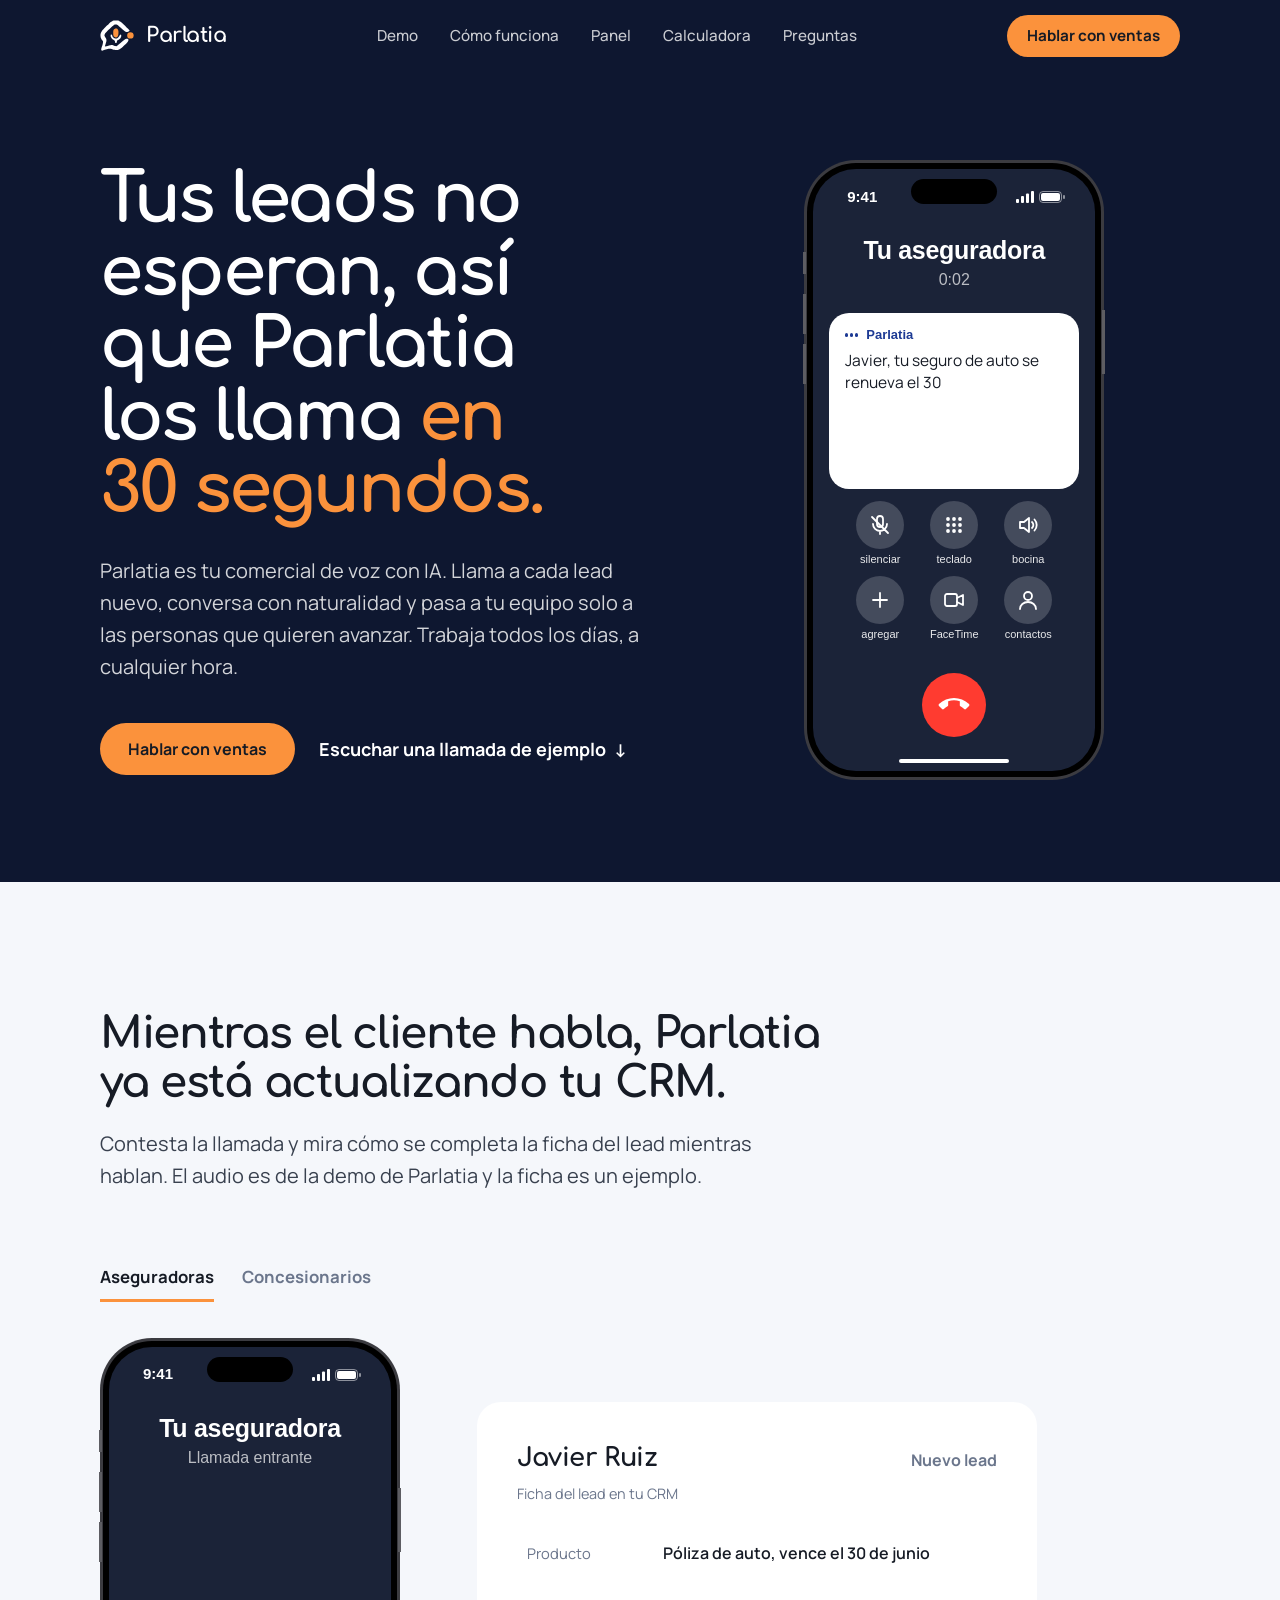
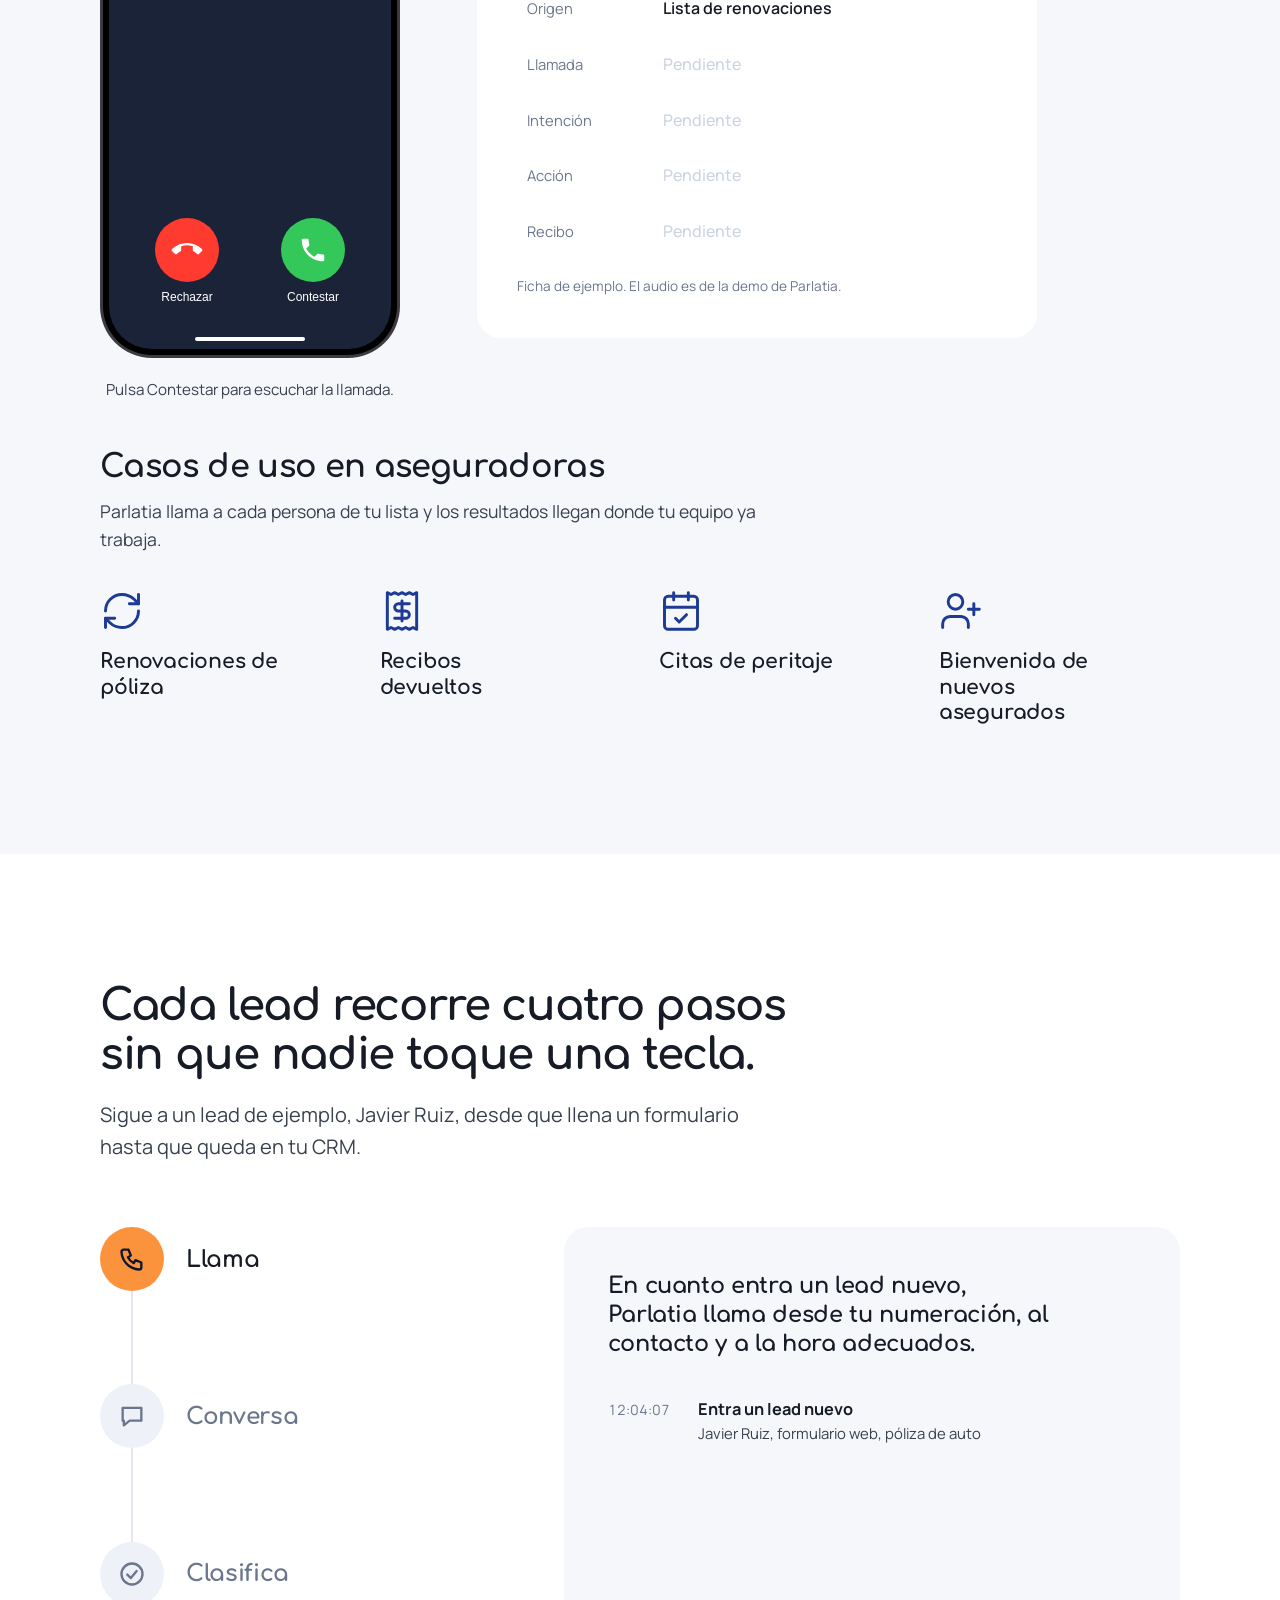
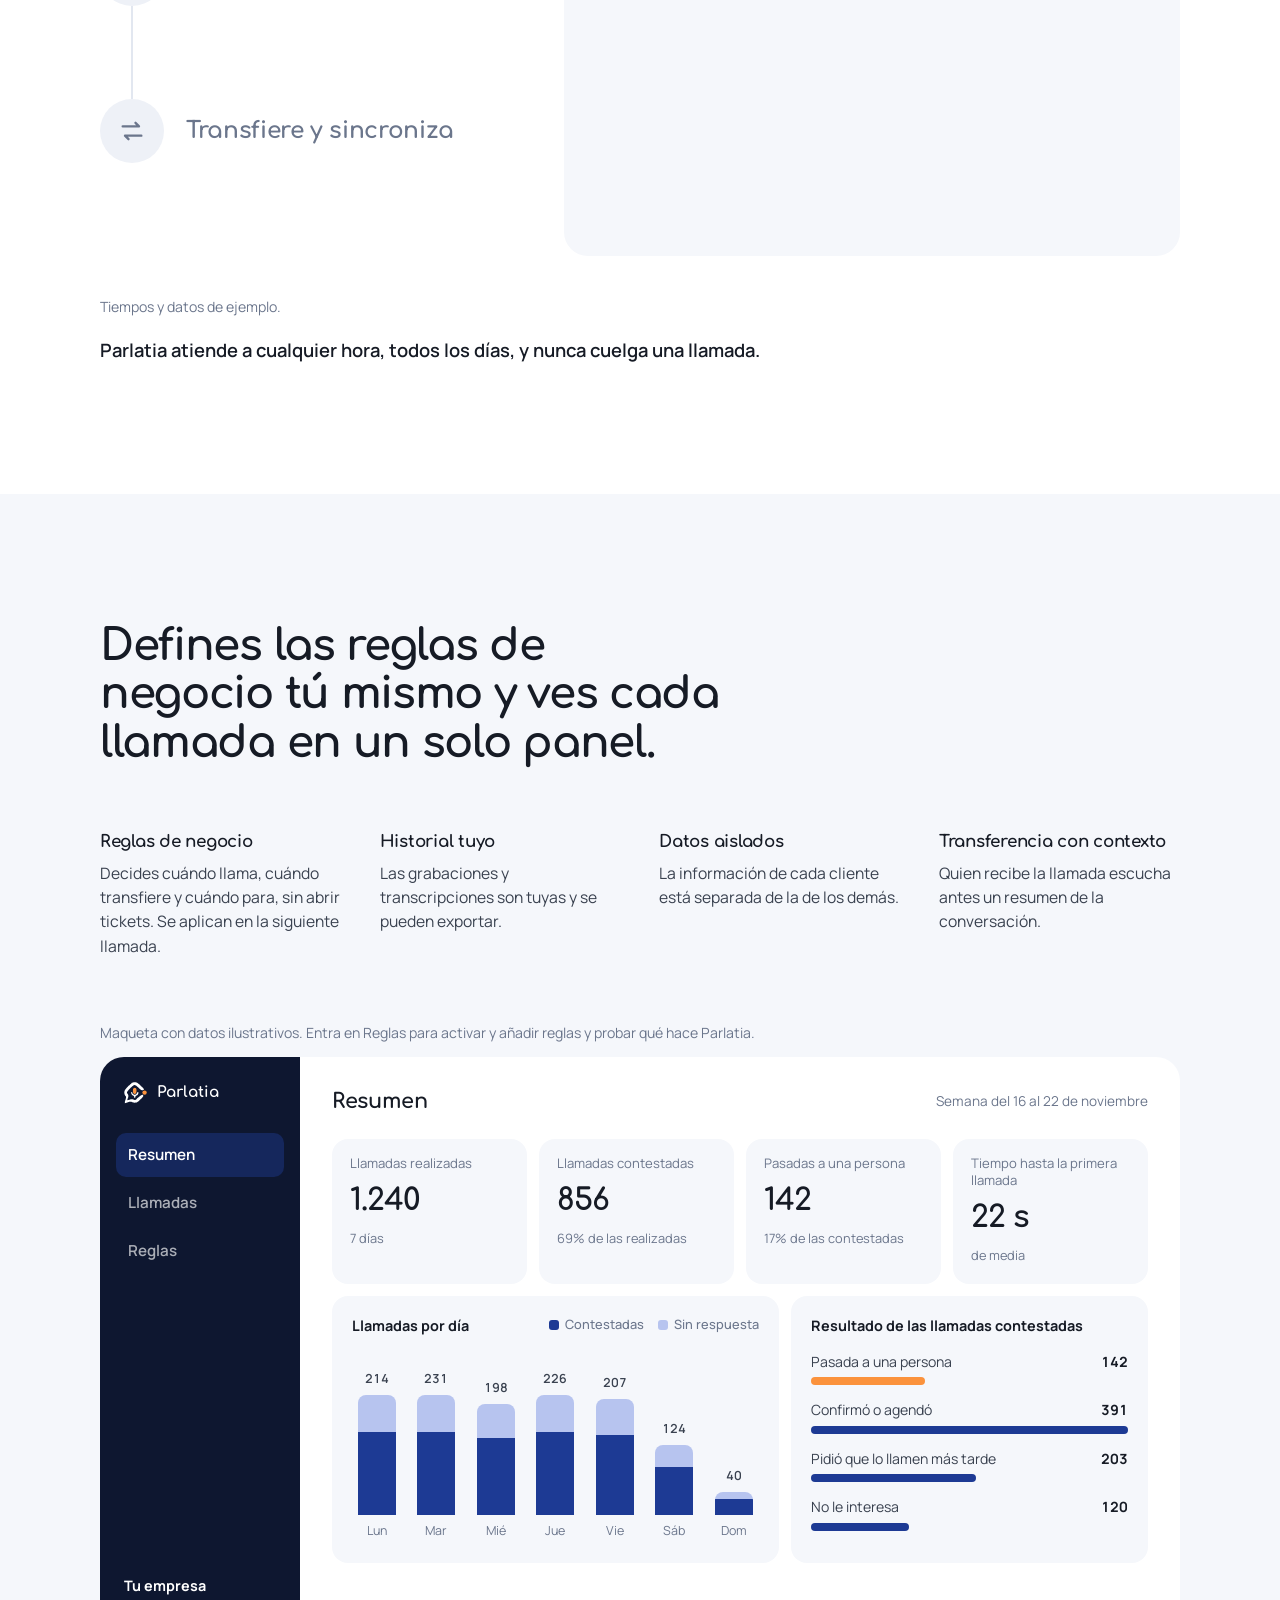
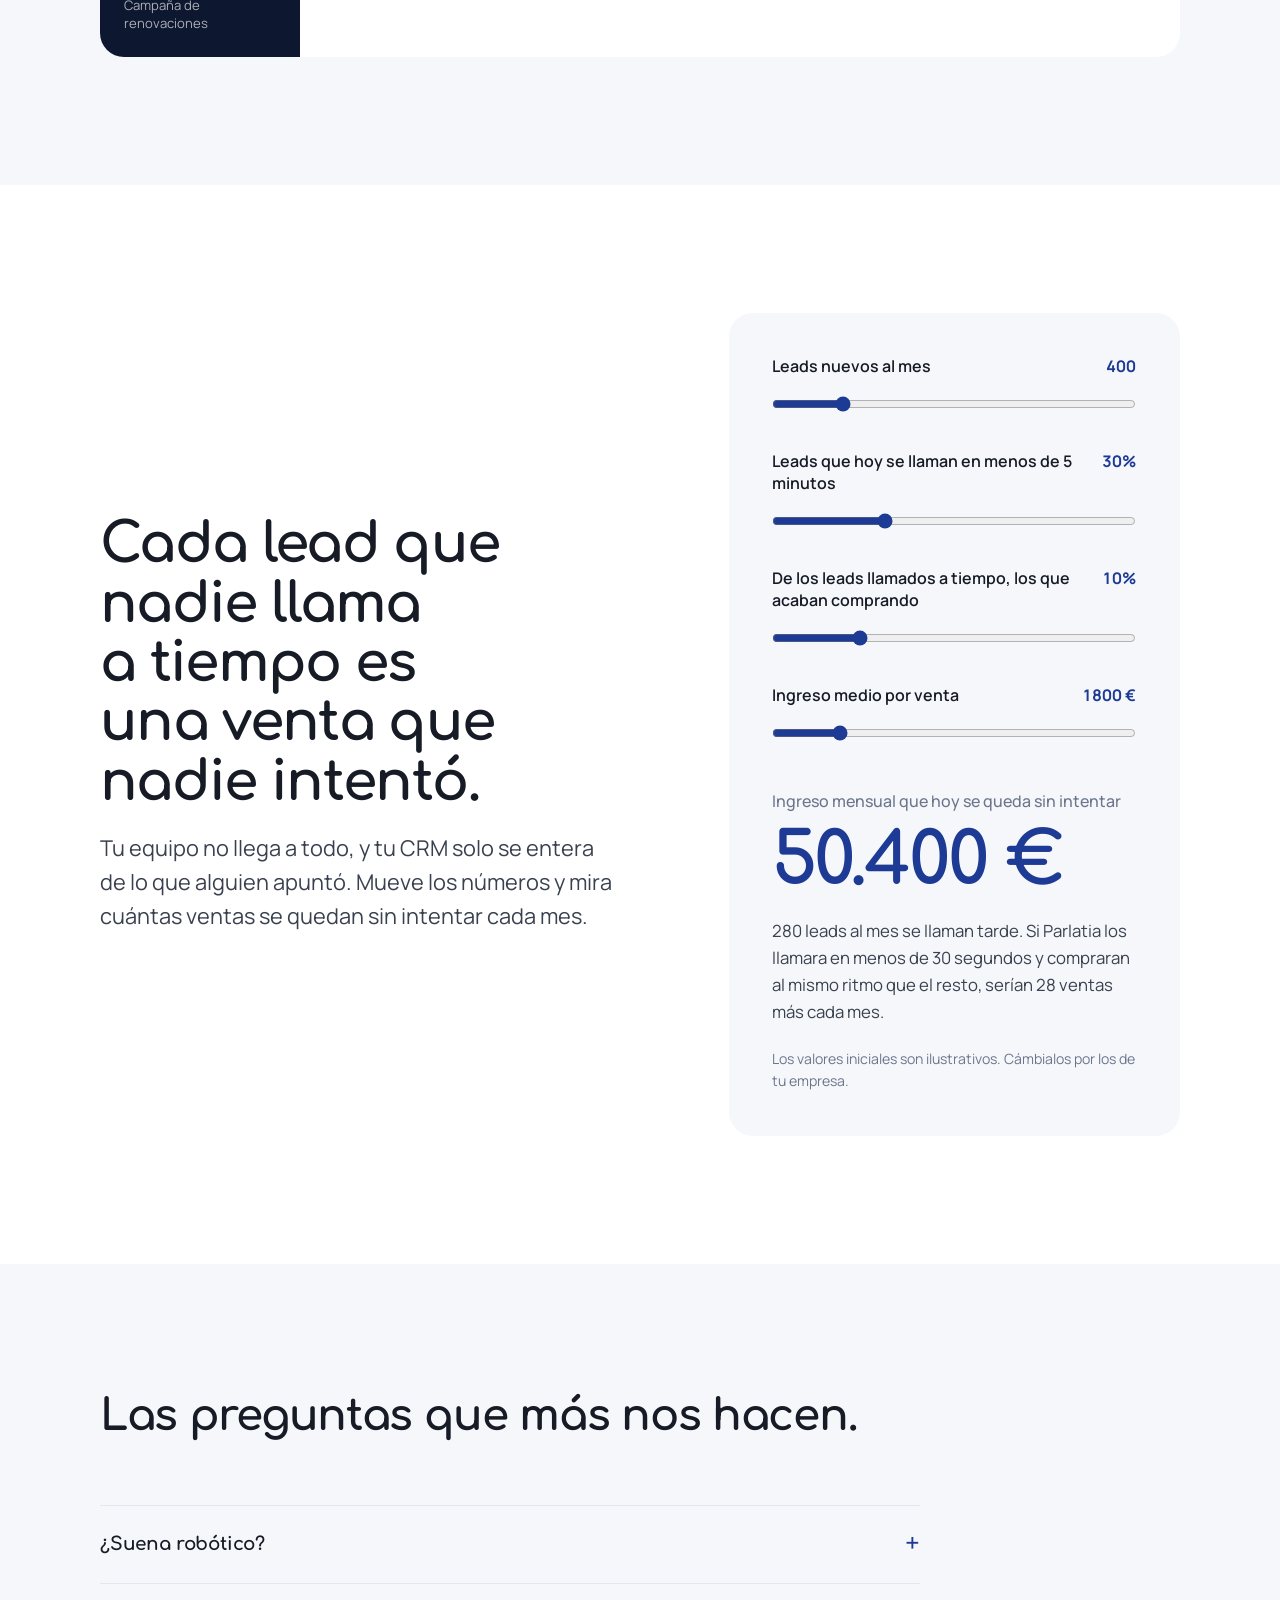
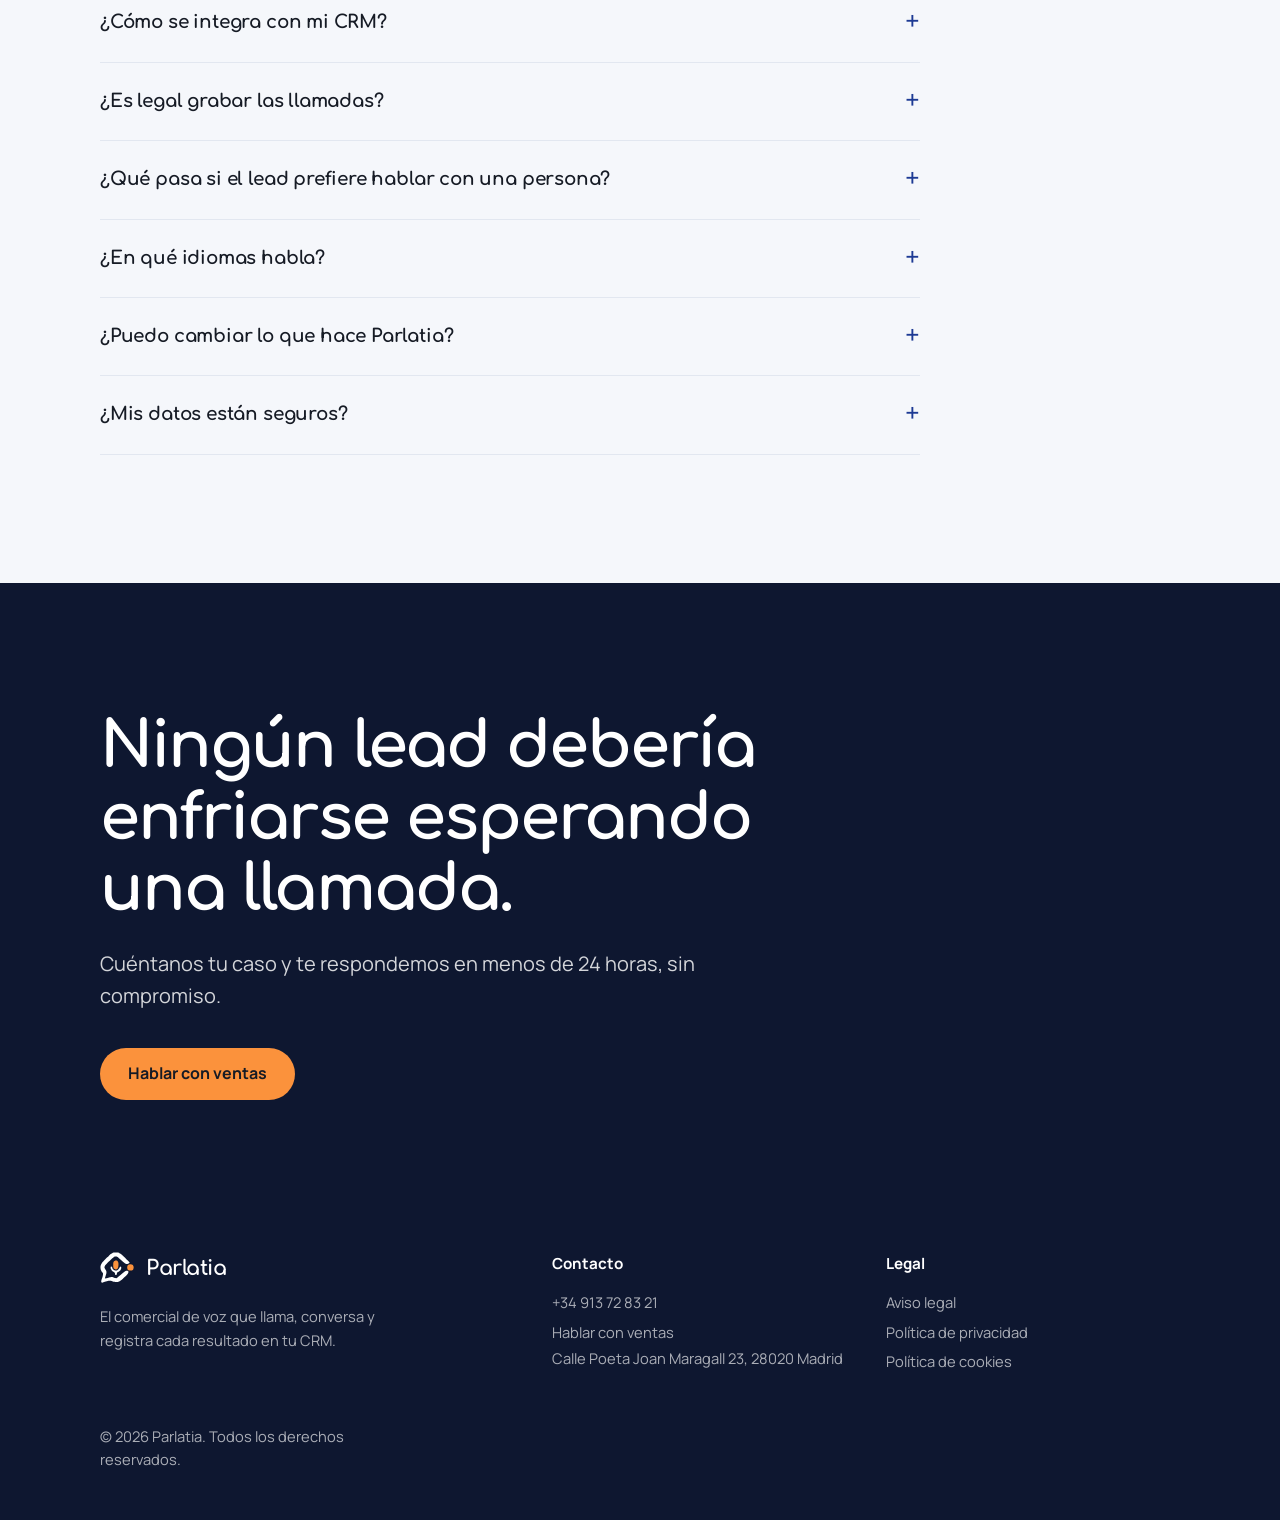
<file: src/index.html>
<!DOCTYPE html>
<html lang="es">
<head>
<meta charset="UTF-8">
<meta name="robots" content="noindex, nofollow">
<meta name="viewport" content="width=device-width, initial-scale=1">
<title>Parlatia, propuesta de rediseño</title>
<meta name="description" content="Propuesta de rediseño del sitio de Parlatia con la misma marca: colores, tipografías y logo.">
<meta name="theme-color" content="#0e1730">
<link rel="stylesheet" href="styles.css">
</head>
<body>

<header class="nav">
  <div class="wrap">
    <a class="brand" href="#top" aria-label="Parlatia, inicio"><img src="assets/logo.svg" alt=""><span>Parlatia</span></a>
    <nav aria-label="Principal">
      <a href="#demo">Demo</a>
      <a href="#como">Cómo funciona</a>
      <a href="#panel">Panel</a>
      <a href="#calculadora">Calculadora</a>
      <a href="#preguntas">Preguntas</a>
    </nav>
    <button class="btn btn--sm" data-open>Hablar con ventas</button>
  </div>
</header>

<main id="top">

<!-- Hero -->
<section class="hero dark">
  <div class="wrap">
    <div>
      <h1>Tus leads no esperan, así que Parlatia los llama <em>en 30 segundos.</em></h1>
      <p class="lead">Parlatia es tu comercial de voz con IA. Llama a cada lead nuevo, conversa con naturalidad y pasa a tu equipo solo a las personas que quieren avanzar. Trabaja todos los días, a cualquier hora.</p>
      <div class="cta">
        <button class="btn" data-open>Hablar con ventas</button>
        <a class="link" href="#demo">Escuchar una llamada de ejemplo <span aria-hidden="true">&darr;</span></a>
      </div>
    </div>
    <div class="phone-col" id="heroPhone"></div>
  </div>
</section>

<!-- Demo -->
<section class="sec soft" id="demo">
  <div class="wrap">
    <div class="head">
      <h2>Mientras el cliente habla, Parlatia ya está actualizando tu CRM.</h2>
      <p class="lead">Contesta la llamada y mira cómo se completa la ficha del lead mientras hablan. El audio es de la demo de Parlatia y la ficha es un ejemplo.</p>
    </div>
    <div class="tabs" role="group" aria-label="Sector">
      <button class="tab" data-sector="seguros" aria-pressed="true">Aseguradoras</button>
      <button class="tab" data-sector="autos" aria-pressed="false">Concesionarios</button>
    </div>
    <div class="demo">
      <div class="phone-col">
        <div id="demoPhone"></div>
        <p class="hint" id="hint"></p>
        <button class="again" id="again" hidden>Volver a escuchar</button>
      </div>
      <div class="crm" aria-live="polite">
        <div class="crm__h"><h3 id="crmName"></h3><span class="crm__s" id="crmStatus"></span></div>
        <p class="crm__sub">Ficha del lead en tu CRM</p>
        <div id="crmRows"></div>
        <p class="crm__f" id="crmFoot"></p>
      </div>
    </div>

    <div class="uc" id="uc">
      <h3 id="ucT"></h3>
      <p class="uc__i" id="ucI"></p>
      <ul id="ucL"></ul>
    </div>
  </div>
</section>

<!-- How it works -->
<section class="sec" id="como">
  <div class="wrap">
    <div class="head">
      <h2>Cada lead recorre cuatro pasos sin que nadie toque una tecla.</h2>
      <p class="lead">Sigue a un lead de ejemplo, Javier Ruiz, desde que llena un formulario hasta que queda en tu CRM.</p>
    </div>
    <div class="fl" id="flow">
      <div class="fl-rail">
        <button class="fl-s act" type="button" aria-label="Paso 1: Llama"><span class="fl-n"><svg viewBox="0 0 24 24"><path d="M5 4h4l2 5-2.500 1.500a11 11 0 0 0 5 5L15 13l5 2v4a2 2 0 0 1-2 2A16 16 0 0 1 3 6a2 2 0 0 1 2-2z"/></svg></span><span class="fl-t">Llama</span></button>
        <button class="fl-s" type="button" aria-label="Paso 2: Conversa"><span class="fl-n"><svg viewBox="0 0 24 24"><path d="M4 5h16v11H10l-5 4v-4H4z"/></svg></span><span class="fl-t">Conversa</span></button>
        <button class="fl-s" type="button" aria-label="Paso 3: Clasifica"><span class="fl-n"><svg viewBox="0 0 24 24"><circle cx="12" cy="12" r="9"/><path d="M8 12.500l3 3 5-6"/></svg></span><span class="fl-t">Clasifica</span></button>
        <button class="fl-s" type="button" aria-label="Paso 4: Transfiere y sincroniza"><span class="fl-n"><svg viewBox="0 0 24 24"><path d="M4 8h14l-3-3M20 16H6l3 3"/></svg></span><span class="fl-t">Transfiere y sincroniza</span></button>
      </div>
      <div class="fl-main">
        <div class="fl-stage">
          <div class="fl-sc on" data-len="6800">
            <p class="fl-d">En cuanto entra un lead nuevo, Parlatia llama desde tu numeración, al contacto y a la hora adecuados.</p>
            <div class="fl-it fl-lg" data-at="500"><time>12:04:07</time><div><b>Entra un lead nuevo</b><span>Javier Ruiz, formulario web, póliza de auto</span></div></div>
            <div class="fl-it fl-lg" data-at="1700"><time>12:04:09</time><div><b>Parlatia lee la ficha</b><span>Póliza de auto, vence el 30 de junio</span></div></div>
            <div class="fl-it fl-lg" data-at="3000"><time>12:04:12</time><div><b>Revisa tus reglas</b><span>Dentro del horario permitido, desde tu numeración</span></div></div>
            <div class="fl-it fl-lg" data-at="4300" data-count="22"><time>12:04:29</time><div><b>Marca al lead</b><span>Segundos desde que entró</span></div><span class="fl-big"><span class="fl-cnt">22</span> s</span></div>
          </div>
          <div class="fl-sc" data-len="7800">
            <p class="fl-d">Habla en español con naturalidad, entiende interrupciones y objeciones y responde en tiempo real.</p>
            <div class="fl-chat">
              <div class="fl-it fl-b p" data-at="400"><em>Parlatia</em>Javier, tu póliza de auto se renueva el 30 de junio con la misma cobertura.</div>
              <div class="fl-it fl-b c" data-at="2200"><em>Cliente, interrumpe</em>Perfecto, ¿y puedo pagarla en dos plazos?</div>
              <div class="fl-it fl-b p" data-at="4200"><em>Parlatia, se detiene y responde</em>Eso lo ve mejor una persona del equipo. ¿Te paso con ella ahora?</div>
              <div class="fl-it fl-b c" data-at="6000"><em>Cliente</em>Sí, pásame.</div>
            </div>
          </div>
          <div class="fl-sc" data-len="7000">
            <p class="fl-d">Cada llamada termina con un resultado claro y con los datos que dijo el cliente.</p>
            <div class="fl-it fl-kv" data-at="400"><span>Resultado de la llamada</span><div class="fl-opts"><div class="fl-opt"><i></i>Contactado</div><div class="fl-opt" data-at="1700"><i></i>Transferido</div><div class="fl-opt"><i></i>Devolución solicitada</div><div class="fl-opt"><i></i>Sin respuesta</div></div></div>
            <div class="fl-it fl-kv" data-at="2900"><span>Interés detectado</span><b>Pagar en dos plazos</b></div>
            <div class="fl-it fl-kv" data-at="4000"><span>Datos del cliente</span><b>Póliza de auto, vence el 30 de junio</b></div>
            <div class="fl-it fl-kv" data-at="5100"><span>Siguiente acción</span><b>Pasar a tu equipo</b></div>
          </div>
          <div class="fl-sc" data-len="8600">
            <p class="fl-d">Cuando detecta interés, pasa la llamada a tu agente con un resumen hablado y deja el resultado en tu CRM.</p>
            <div class="fl-it fl-lg" data-at="400"><time>1:12</time><div><b>Pone al lead en espera</b><span>Llama a tu agente de guardia</span></div></div>
            <div class="fl-it fl-lg" data-at="1800"><time>1:15</time><div><b>Resume la llamada a tu agente</b><span>«Javier renueva su póliza de auto y pregunta si puede pagar en dos plazos.»</span></div></div>
            <div class="fl-it fl-lg" data-at="3400"><time>1:21</time><div><b>Pasa la llamada</b><span>Tu agente sigue la conversación con todo el contexto</span></div></div>
            <div class="fl-it fl-lg" data-at="4800"><time>1:22</time><div><b>Sincroniza con tu CRM</b><span>Resultado, transcripción y grabación, por webhook</span></div></div>
            <div class="fl-it fl-crm" data-at="6000"><div class="fl-crm__h"><b>Javier Ruiz</b><span>Pasado a una persona</span></div><p>Ficha actualizada en tu CRM</p></div>
          </div>
          <button class="fl-again" id="flAgain" type="button" hidden>Ver de nuevo</button>
        </div>
      </div>
    </div>
    <p class="flow-note">Tiempos y datos de ejemplo.</p>
    <p class="after">Parlatia atiende a cualquier hora, todos los días, y nunca cuelga una llamada.</p>
  </div>
</section>

<!-- Panel -->
<section class="sec soft" id="panel">
  <div class="wrap">
    <div class="head"><h2>Defines las reglas de negocio tú mismo y ves cada llamada en un solo panel.</h2></div>
    <div class="feats">
      <div><h3>Reglas de negocio</h3><p>Decides cuándo llama, cuándo transfiere y cuándo para, sin abrir tickets. Se aplican en la siguiente llamada.</p></div>
      <div><h3>Historial tuyo</h3><p>Las grabaciones y transcripciones son tuyas y se pueden exportar.</p></div>
      <div><h3>Datos aislados</h3><p>La información de cada cliente está separada de la de los demás.</p></div>
      <div><h3>Transferencia con contexto</h3><p>Quien recibe la llamada escucha antes un resumen de la conversación.</p></div>
    </div>
    <p class="mock-note">Maqueta con datos ilustrativos. Entra en Reglas para activar y añadir reglas y probar qué hace Parlatia.</p>
    <div class="db">
      <div class="db__nav" aria-label="Secciones del panel">
        <div class="db__brand"><img src="assets/logo.svg" alt="">Parlatia</div>
        <button data-view="resumen" aria-current="true">Resumen</button>
        <button data-view="llamadas" aria-current="false">Llamadas</button>
        <button data-view="reglas" aria-current="false">Reglas</button>
        <div class="db__who"><b>Tu empresa</b>Campaña de renovaciones</div>
      </div>
      <div class="db__main">
        <div class="view" id="v-resumen">
          <div class="db__bar"><h3>Resumen</h3><span>Semana del 16 al 22 de noviembre</span></div>
          <div class="kpis">
            <div class="k"><span>Llamadas realizadas</span><b>1.240</b><em>7 días</em></div>
            <div class="k"><span>Llamadas contestadas</span><b>856</b><em>69% de las realizadas</em></div>
            <div class="k"><span>Pasadas a una persona</span><b>142</b><em>17% de las contestadas</em></div>
            <div class="k"><span>Tiempo hasta la primera llamada</span><b>22 s</b><em>de media</em></div>
          </div>
          <div class="row2">
            <div class="box">
              <h4>Llamadas por día <span class="lg"><span><i style="background:var(--blue-700)"></i>Contestadas</span><span><i style="background:var(--blue-200)"></i>Sin respuesta</span></span></h4>
              <div class="bars" id="bars"></div>
            </div>
            <div class="box">
              <h4>Resultado de las llamadas contestadas</h4>
              <div class="rs o"><span>Pasada a una persona</span><b>142</b><i style="--w:36%"></i></div>
              <div class="rs"><span>Confirmó o agendó</span><b>391</b><i style="--w:100%"></i></div>
              <div class="rs"><span>Pidió que lo llamen más tarde</span><b>203</b><i style="--w:52%"></i></div>
              <div class="rs"><span>No le interesa</span><b>120</b><i style="--w:31%"></i></div>
            </div>
          </div>
        </div>

        <div class="view" id="v-llamadas" hidden>
          <div class="db__bar"><h3>Llamadas</h3><span>Hoy</span></div>
          <div class="filters" role="group" aria-label="Filtrar llamadas">
            <button data-f="all" aria-pressed="true">Todas</button>
            <button data-f="persona" aria-pressed="false">Pasadas a una persona</button>
            <button data-f="sin" aria-pressed="false">Sin respuesta</button>
          </div>
          <div class="tblw"><table class="tbl"><thead><tr><th>Hora</th><th>Lead</th><th>Caso</th><th>Resultado</th><th>Duración</th></tr></thead><tbody id="rows"></tbody></table></div>
        </div>

        <div class="view" id="v-reglas" hidden>
          <div class="db__bar"><h3>Reglas de negocio</h3><span>Se aplican en la siguiente llamada</span></div>
          <div class="rgrid">
            <div>
              <ul class="rlist" id="rlist"></ul>
              <form class="radd" id="radd">
                <p class="rt">Añadir una regla</p>
                <label>Cuando <select class="slc" id="rc"></select></label>
                <label>Parlatia <select class="slc" id="ra"></select></label>
                <button class="btn btn--sm" type="submit">Añadir regla</button>
              </form>
            </div>
            <div class="box">
              <h4>Probar una situación</h4>
              <div class="sits" id="sits" role="group" aria-label="Situaciones"></div>
              <div class="rres" id="rres" aria-live="polite"><span class="none">Elige una situación para ver qué hace Parlatia con las reglas activas.</span></div>
            </div>
          </div>
        </div>
      </div>
    </div>
  </div>
</section>

<!-- Calculator -->
<section class="sec" id="calculadora">
  <div class="wrap calc">
    <div>
      <h2>Cada lead que nadie llama a tiempo es una venta que nadie intentó.</h2>
      <p class="lead" style="margin-top:20px">Tu equipo no llega a todo, y tu CRM solo se entera de lo que alguien apuntó. Mueve los números y mira cuántas ventas se quedan sin intentar cada mes.</p>
    </div>
    <div class="card">
      <div class="field"><label for="c1">Leads nuevos al mes <output id="o1"></output></label><input id="c1" type="range" min="50" max="2000" step="10" value="400"></div>
      <div class="field"><label for="c2">Leads que hoy se llaman en menos de 5 minutos <output id="o2"></output></label><input id="c2" type="range" min="0" max="100" step="5" value="30"></div>
      <div class="field"><label for="c3">De los leads llamados a tiempo, los que acaban comprando <output id="o3"></output></label><input id="c3" type="range" min="1" max="40" step="1" value="10"></div>
      <div class="field"><label for="c4">Ingreso medio por venta <output id="o4"></output></label><input id="c4" type="range" min="100" max="10000" step="100" value="1800"></div>
      <div class="out" style="margin-top:36px" aria-live="polite">
        <small>Ingreso mensual que hoy se queda sin intentar</small>
        <div class="big" id="oBig"></div>
        <p id="oTxt"></p>
      </div>
      <p class="note">Los valores iniciales son ilustrativos. Cámbialos por los de tu empresa.</p>
    </div>
  </div>
</section>

<!-- FAQ -->
<section class="sec soft" id="preguntas">
  <div class="wrap">
    <div class="head"><h2>Las preguntas que más nos hacen.</h2></div>
    <div class="faq">
      <details><summary>¿Suena robótico?</summary><p>No. Usa voces de última generación y entiende las interrupciones en tiempo real, así que la conversación fluye como con una persona.</p></details>
      <details><summary>¿Cómo se integra con mi CRM?</summary><p>Con un webhook de salida. Parlatia envía a tu endpoint la transcripción, la clasificación, los campos extraídos y la grabación. Funciona con Salesforce, HubSpot y Zoho.</p></details>
      <details><summary>¿Es legal grabar las llamadas?</summary><p>Sí, con un aviso configurable al inicio de la llamada. Parlatia cumple el artículo 50 del EU AI Act y la guía de la AEPD desde el primer día.</p></details>
      <details><summary>¿Qué pasa si el lead prefiere hablar con una persona?</summary><p>Parlatia lo pone en espera, da un resumen hablado a tu agente y le pasa la llamada. Si no hay nadie disponible, hace una transferencia directa y deja el registro para devolver la llamada.</p></details>
      <details><summary>¿En qué idiomas habla?</summary><p>Por ahora, en español. Pronto hablará muchos más idiomas.</p></details>
      <details><summary>¿Puedo cambiar lo que hace Parlatia?</summary><p>Sí, cuando quieras. Desde tu panel ajustas las reglas de negocio y lo que dice Parlatia, y el cambio se aplica en la siguiente llamada.</p></details>
      <details><summary>¿Mis datos están seguros?</summary><p>Los datos de cada cliente están aislados de los demás y viajan y se guardan cifrados (TLS 1.2 o superior y AES-256). Las grabaciones quedan de tu lado, no del proveedor, y todo cumple el RGPD.</p></details>
    </div>
  </div>
</section>

<!-- Final CTA -->
<section class="sec dark cta-sec">
  <div class="wrap">
    <h2>Ningún lead debería enfriarse esperando una llamada.</h2>
    <p class="lead">Cuéntanos tu caso y te respondemos en menos de 24 horas, sin compromiso.</p>
    <button class="btn" data-open>Hablar con ventas</button>
  </div>
</section>

</main>

<footer class="foot">
  <div class="wrap">
    <div>
      <a class="brand" href="#top"><img src="assets/logo.svg" alt=""><span>Parlatia</span></a>
      <p>El comercial de voz que llama, conversa y registra cada resultado en tu CRM.</p>
    </div>
    <div>
      <h4>Contacto</h4>
      <a href="tel:+34913728321">+34 913 72 83 21</a>
      <a href="#" data-open>Hablar con ventas</a>
      <span>Calle Poeta Joan Maragall 23, 28020 Madrid</span>
    </div>
    <div>
      <h4>Legal</h4>
      <a href="#">Aviso legal</a>
      <a href="#">Política de privacidad</a>
      <a href="#">Política de cookies</a>
    </div>
    <p class="copy">© 2026 Parlatia. Todos los derechos reservados.</p>
  </div>
</footer>

<dialog id="contact" aria-labelledby="mt">
  <div class="m" id="mbox">
    <button class="x" id="mclose" aria-label="Cerrar">&times;</button>
    <form id="mform">
      <h2 id="mt">Hablemos de tu caso</h2>
      <p class="sub">Cuéntanos qué necesitas. Te respondemos en menos de 24 horas, sin compromiso.</p>
      <label>Nombre <input name="n" required autocomplete="name"></label>
      <label>Empresa <input name="e" required autocomplete="organization"></label>
      <label>Email <input name="m" type="email" required autocomplete="email"></label>
      <label>Teléfono <small>(opcional)</small><input name="t" type="tel" autocomplete="tel"></label>
      <label>¿En qué podemos ayudarte? <textarea name="q" required></textarea></label>
      <button class="btn" type="submit">Enviar mensaje</button>
      <p class="proto">Maqueta: este formulario todavía no envía datos.</p>
    </form>
    <div class="thanks">
      <h2>Mensaje enviado</h2>
      <p class="sub">Gracias por escribirnos. Te respondemos en menos de 24 horas en el email que nos dejaste.</p>
      <button class="btn" id="mdone" type="button">Cerrar</button>
    </div>
  </div>
</dialog>

<script src="app.js"></script>
</body>
</html>
</file>
<file: src/styles.css>
@font-face{font-family:Comfortaa;font-style:normal;font-weight:400 700;font-display:swap;src:url(assets/fonts/comfortaa.woff2) format("woff2")}
@font-face{font-family:Manrope;font-style:normal;font-weight:400 700;font-display:swap;src:url(assets/fonts/manrope.woff2) format("woff2")}

:root{
  --navy-950:#0e1730;
  --navy-900:#15275c;
  --blue-700:#1d3a94;
  --blue-200:#b7c4ef;
  --blue-50:#eef2fc;
  --orange-100:#ffe7d1;
  --orange-400:#fb923c;
  --orange-500:#f97316;
  --orange-700:#b9490a;
  --n-0:#ffffff;
  --n-50:#f5f7fb;
  --n-100:#eef1f7;
  --n-200:#e2e7f0;
  --n-300:#ccd4e1;
  --n-500:#6b768c;
  --n-700:#39414f;
  --n-900:#161b25;
  --green-700:#0f6f34;
  --display:Comfortaa,Manrope,Arial,Helvetica,sans-serif;
  --body:Manrope,Arial,Helvetica,sans-serif;
  --wrap:1160px;
  --gutter:clamp(20px,4vw,40px);
}
*{box-sizing:border-box}
html{scroll-behavior:smooth;scroll-padding-top:84px}
@media (prefers-reduced-motion:reduce){html{scroll-behavior:auto}}
body{margin:0;font-family:var(--body);font-size:18px;line-height:1.6;color:var(--n-700);background:var(--n-0);-webkit-font-smoothing:antialiased}
h1,h2,h3,h4,p,ul{margin:0}
h1,h2,h3{font-family:var(--display);font-weight:700;color:var(--n-900);text-wrap:balance}
h1{font-size:clamp(2.4rem,5.4vw,4.5rem);line-height:1.05;letter-spacing:-.035em}
h2{font-size:clamp(1.8rem,3.4vw,2.9rem);line-height:1.12;letter-spacing:-.03em}
h3{font-size:1.25rem;line-height:1.25;letter-spacing:-.015em}
a{color:inherit}
button,select,input,textarea{font:inherit;color:inherit}
:focus-visible{outline:3px solid var(--orange-400);outline-offset:3px;border-radius:6px}
.wrap{max-width:var(--wrap);margin:0 auto;padding:0 var(--gutter)}
.sec{padding:clamp(72px,10vw,128px) 0}
.dark{background:var(--navy-950);color:#ffffffb8}
.dark h1,.dark h2,.dark h3{color:#fff}
.soft{background:var(--n-50)}
.lead{font-size:clamp(1.05rem,1.6vw,1.25rem);max-width:56ch}
.head{max-width:820px;margin-bottom:clamp(36px,5vw,64px)}
.head .lead{margin-top:20px}

/* Buttons */
.btn{display:inline-flex;align-items:center;justify-content:center;height:52px;padding:0 28px;border:0;border-radius:999px;background:var(--orange-400);color:var(--n-900);font-weight:700;font-size:1rem;cursor:pointer;text-decoration:none;white-space:nowrap;transition:background .15s}
.btn:hover{background:var(--orange-500)}
.btn--sm{height:42px;padding:0 20px;font-size:.95rem}
.link{display:inline-flex;align-items:center;gap:8px;font-weight:700;color:#fff;text-decoration:none;padding:12px 4px}
.link:hover{text-decoration:underline;text-underline-offset:5px}

/* Nav */
.nav{position:sticky;top:0;z-index:20;background:var(--navy-950)}
.nav .wrap{display:flex;align-items:center;justify-content:space-between;height:72px;gap:24px}
.brand{display:inline-flex;align-items:center;gap:12px;text-decoration:none;color:#fff}
.brand img{height:32px;width:auto;display:block}
.brand span{font-family:var(--display);font-weight:700;font-size:1.3rem;letter-spacing:-.02em}
.nav nav{display:flex;gap:32px}
.nav nav a{font-size:.95rem;font-weight:500;color:#ffffffc7;text-decoration:none}
.nav nav a:hover{color:#fff}
@media (max-width:820px){.nav nav{display:none}}

/* Hero */
.hero{padding:clamp(48px,7vw,88px) 0 clamp(56px,8vw,104px)}
.hero .wrap{display:grid;grid-template-columns:1.1fr .9fr;gap:clamp(32px,6vw,88px);align-items:center}
.hero h1 em{font-style:normal;color:var(--orange-400)}
.hero p.lead{margin-top:28px;color:#ffffffd1}
.hero .cta{display:flex;align-items:center;gap:20px;margin-top:40px;flex-wrap:wrap}
@media (max-width:900px){.hero .wrap{grid-template-columns:1fr}.hero .phone-col{order:2}}

/* iPhone (call screen) */
.phone-col{display:flex;flex-direction:column;align-items:center;gap:20px}
.ph{position:relative;flex:none;width:300px;height:620px;padding:3px;border-radius:52px;background:#3b3b40}
.ph .pk{position:absolute;width:3px;background:#5d5d62}
.ph .pk.a{left:-1px;top:92px;height:22px}
.ph .pk.b{left:-1px;top:134px;height:40px}
.ph .pk.c{left:-1px;top:184px;height:40px}
.ph .pk.d{right:-1px;top:150px;height:64px}
.ph .bz{height:100%;background:#000;padding:6px;border-radius:49px}
.ph .sc{position:relative;height:100%;overflow:hidden;border-radius:43px;background:#1b2338;color:#fff;font-family:-apple-system,BlinkMacSystemFont,"SF Pro Text","Helvetica Neue",Helvetica,Arial,sans-serif;line-height:1.25}
.ph .isl{position:absolute;z-index:3;left:50%;top:10px;width:86px;height:25px;margin-left:-43px;background:#000;border-radius:14px}
.ph .sb{position:absolute;left:0;right:0;top:0;height:50px;display:flex;justify-content:space-between;align-items:center;padding:6px 30px 0 34px;font-size:15px;font-weight:600}
.ph .sb svg{display:block}
.ph .sbi{display:flex;gap:5px;align-items:center}
.ph .who{position:absolute;left:0;right:0;top:66px;text-align:center}
.ph .nm{font-size:25px;font-weight:600;letter-spacing:-.3px}
.ph .sub{font-size:16px;opacity:.7;margin-top:4px;font-variant-numeric:tabular-nums}
.ph .cap{position:absolute;left:16px;right:16px;top:144px;min-height:176px;background:#fff;border-radius:20px;padding:14px 16px 16px;color:var(--n-900)}
.ph .cap b{display:flex;align-items:center;gap:8px;font-size:13px;margin-bottom:6px}
.ph .cap b.p{color:var(--blue-700)}
.ph .cap b.c{color:var(--orange-700)}
.ph .cap p{font-size:15.5px;line-height:1.42;font-family:var(--body)}
.mw{display:inline-flex;gap:2px;align-items:center;height:12px}
.mw i{display:block;width:3px;height:4px;border-radius:2px;background:currentColor;opacity:.45}
.cap.sp .mw i{opacity:1;animation:mb .7s ease-in-out infinite}
.cap.sp .mw i:nth-child(2){animation-delay:.15s}
.cap.sp .mw i:nth-child(3){animation-delay:.3s}
@keyframes mb{0%,100%{height:4px}50%{height:12px}}
.ph .grid{position:absolute;left:30px;right:30px;top:332px;display:grid;grid-template-columns:repeat(3,1fr);row-gap:10px;justify-items:center;transition:opacity .4s}
.ph .gb i{display:flex;width:48px;height:48px;border-radius:50%;background:#ffffff2e;align-items:center;justify-content:center}
.ph .gb svg{width:24px;height:24px;stroke:#fff;fill:none;stroke-width:1.8;stroke-linecap:round;stroke-linejoin:round}
.ph .gb span{display:block;margin-top:4px;font-size:11px;line-height:1.2;text-align:center;opacity:.9}
.ph .end{position:absolute;left:50%;bottom:34px;width:64px;height:64px;margin-left:-32px;border-radius:50%;border:0;background:#ff3b30;display:flex;align-items:center;justify-content:center;cursor:default}
.ph .end svg{width:30px;height:30px;fill:#fff}
.ph .rbtns{position:absolute;left:0;right:0;bottom:44px;justify-content:space-between;padding:0 46px}
.ph .rb{background:none;border:0;padding:0;display:flex;flex-direction:column;align-items:center;gap:8px;font-size:12px;color:#fff;cursor:pointer}
.ph .rb i{display:flex;width:64px;height:64px;border-radius:50%;align-items:center;justify-content:center}
.ph .rb i svg{width:30px;height:30px;fill:#fff}
.ph .rb .r{background:#ff3b30}
.ph .rb .g{background:#34c759}
.ph .hi{position:absolute;left:50%;bottom:8px;width:110px;height:4px;margin-left:-55px;border-radius:2px;background:#fff}
.ph[data-s=ring] .cap,.ph[data-s=ring] .grid,.ph[data-s=ring] .end{display:none}
.ph:not([data-s=ring]) .rbtns{display:none}
.ph[data-s=ring] .rbtns{display:flex}
.ph[data-s=end] .grid{opacity:.3}
.ph[data-s=end] .end{opacity:.45}
.ph[data-s=ring] .rb.acc i{animation:ring 1.6s ease-out infinite}
@keyframes ring{0%{box-shadow:0 0 0 0 #34c75988}70%{box-shadow:0 0 0 16px #34c75900}100%{box-shadow:0 0 0 0 #34c75900}}
.w{opacity:0;transition:opacity .2s}
.w.on{opacity:1}
@media (prefers-reduced-motion:reduce){.cap.sp .mw i{animation:none;height:10px}.ph .rb.acc i{animation:none}.w{transition:none}}
.hint{font-size:.95rem;text-align:center;min-height:1.6em}
.dark .hint{color:#ffffffa6}
.again{background:none;border:0;padding:6px 0;font-weight:700;color:var(--blue-700);cursor:pointer;text-decoration:underline;text-underline-offset:5px;font-size:.95rem}

/* Demo */
.tabs{display:flex;gap:28px;margin-bottom:36px}
.tab{background:none;border:0;padding:8px 0;font-weight:700;font-size:1.05rem;color:var(--n-500);cursor:pointer;border-bottom:3px solid transparent}
.tab:hover{color:var(--n-900)}
.tab[aria-pressed=true]{color:var(--n-900);border-color:var(--orange-400)}
.demo{display:grid;grid-template-columns:auto 1fr;gap:clamp(32px,6vw,88px);align-items:center}
.crm{background:#fff;border-radius:24px;padding:clamp(24px,3.4vw,40px);max-width:560px;width:100%}
.crm__h{display:flex;justify-content:space-between;align-items:baseline;gap:16px;margin-bottom:8px}
.crm__h h3{font-size:1.6rem}
.crm__s{font-weight:700;font-size:1rem;color:var(--n-500);transition:color .3s}
.crm__s.run{color:var(--blue-700)}
.crm__s.done{color:var(--green-700)}
.crm__sub{font-size:.9rem;color:var(--n-500);margin-bottom:22px}
.fr{display:grid;grid-template-columns:120px 1fr;gap:16px;padding:14px 10px;border-radius:12px;font-size:1rem;align-items:baseline}
.fr+.fr{margin-top:2px}
.fr span{color:var(--n-500);font-size:.92rem}
.fr b{color:var(--n-900);font-weight:600}
.fr.empty b{color:var(--n-300);font-weight:500}
.fr.new{animation:flash 1.8s ease-out}
@keyframes flash{0%{background:var(--orange-100)}100%{background:transparent}}
.crm__f{margin-top:18px;font-size:.85rem;color:var(--n-500)}
@media (max-width:900px){.demo{grid-template-columns:1fr;justify-items:center}}
@media (prefers-reduced-motion:reduce){.fr.new{animation:none}}

@media (max-width:700px){
  .ph{height:380px;width:300px;max-width:calc(100vw - 40px);border-radius:52px 52px 0 0;padding-bottom:0}
  .hero{padding-bottom:0}
  .hero .phone-col{gap:0}
  .demo{gap:0}
  .demo .phone-col #demoPhone{order:3}
  .demo .phone-col .hint{order:1;margin-bottom:16px}
  .demo .phone-col .again{order:2;margin-bottom:16px}
  .crm{border-radius:0 0 24px 24px;max-width:none}
  .ph .bz{border-radius:49px 49px 0 0;padding-bottom:0}
  .ph .sc{border-radius:43px 43px 0 0}
  .ph .grid,.ph .end,.ph .hi{display:none}
  .ph .rbtns{bottom:30px}
}

/* Use cases under the demo: plain text, nothing to click */
.uc{margin-top:clamp(28px,3.5vw,48px)}
.uc h3{font-size:clamp(1.5rem,2.5vw,2.1rem);letter-spacing:-.02em;margin-bottom:10px}
.uc__i{max-width:62ch;font-size:1.1rem;color:var(--n-700);margin-bottom:36px}
.uc ul{list-style:none;padding:0;display:grid;grid-template-columns:repeat(4,1fr);gap:32px clamp(20px,3vw,40px)}
.uc li svg{display:block;width:44px;height:44px;fill:none;stroke:var(--blue-700);stroke-width:1.6;stroke-linecap:round;stroke-linejoin:round;margin-bottom:16px}
.uc li b{display:block;color:var(--n-900);font-family:var(--display);font-size:clamp(1.1rem,1.6vw,1.3rem);line-height:1.25;letter-spacing:-.01em;max-width:15ch}
@media (max-width:900px){.uc ul{grid-template-columns:1fr 1fr}}

/* Flow: four steps, one scene at a time */
.fl{display:grid;grid-template-columns:minmax(280px,400px) 1fr;gap:clamp(32px,5vw,80px);align-items:stretch}
.fl-rail{display:grid;grid-template-rows:repeat(4,1fr)}
.fl-main{display:flex}
.fl-s{position:relative;display:grid;grid-template-columns:64px 1fr;align-items:start;gap:0 22px;text-align:left;background:none;border:0;padding:0;color:var(--n-500);cursor:pointer;font-weight:700;line-height:1.25}
.fl-s:last-child{padding-bottom:0}
.fl-s::before{content:"";position:absolute;left:31px;top:64px;bottom:0;width:2px;background:var(--n-200)}
.fl-s:last-child::before{display:none}
.fl-s.done::before{background:var(--blue-700)}
.fl-n{position:relative;z-index:1;width:64px;height:64px;border-radius:50%;background:var(--n-100);color:var(--n-500);display:flex;align-items:center;justify-content:center;transition:background .35s,color .35s}
.fl-n svg{width:28px;height:28px;fill:none;stroke:currentColor;stroke-width:2;stroke-linecap:round;stroke-linejoin:round}
.fl-s.act{color:var(--n-900)}
.fl-s.act .fl-n{background:var(--orange-400);color:var(--navy-950)}
.fl-s.done{color:var(--n-700)}
.fl-s.done .fl-n{background:var(--blue-700);color:#fff}
.fl-t{font-family:var(--display);font-size:clamp(1.15rem,1.9vw,1.45rem);letter-spacing:-.015em;height:64px;display:flex;align-items:center}
.fl-stage{flex:1;background:var(--n-50);border-radius:24px;padding:clamp(24px,3.4vw,44px);padding-bottom:calc(clamp(24px,3.4vw,44px) + 34px);display:grid;align-content:start}
.fl-sc{grid-area:1/1;visibility:hidden;opacity:0;transition:opacity .35s}
.fl-sc.on{visibility:visible;opacity:1}
.fl-d{font-family:var(--display);font-weight:700;font-size:clamp(1.15rem,1.9vw,1.4rem);line-height:1.3;letter-spacing:-.015em;color:var(--n-900);margin-bottom:28px;max-width:34ch}
.fl-it{opacity:0;transform:translateY(10px);transition:opacity .45s,transform .45s}
.fl-it.on{opacity:1;transform:none}
.fl-lg{display:grid;grid-template-columns:76px 1fr auto;gap:0 14px;align-items:baseline;padding:10px 0}
.fl-lg time{font-size:.88rem;color:var(--n-500);font-variant-numeric:tabular-nums}
.fl-lg b{display:block;color:var(--n-900);font-size:1.02rem}
.fl-lg span{display:block;font-size:.93rem;color:var(--n-700);line-height:1.5}
.fl-big{font-family:var(--display);font-weight:700;font-size:2rem;letter-spacing:-.03em;color:var(--blue-700);font-variant-numeric:tabular-nums;white-space:nowrap}
.fl-chat{display:flex;flex-direction:column;gap:12px}
.fl-b{max-width:78%;border-radius:18px;padding:12px 16px;font-size:.98rem;line-height:1.5}
.fl-b.p{align-self:flex-start;background:var(--blue-700);color:#fff;border-bottom-left-radius:6px}
.fl-b.c{align-self:flex-end;background:#fff;color:var(--n-900);border-bottom-right-radius:6px}
.fl-b em{display:block;font-style:normal;font-weight:700;font-size:.78rem;margin-bottom:2px}
.fl-b.p em{color:var(--blue-200)}
.fl-b.c em{color:var(--orange-700)}
.fl-kv{display:grid;grid-template-columns:170px 1fr;gap:0 16px;padding:11px 0;align-items:start}
.fl-kv>span{font-size:.88rem;color:var(--n-500);padding-top:2px}
.fl-kv>b{color:var(--n-900);font-size:1.02rem}
.fl-opts{display:flex;flex-direction:column;gap:6px}
.fl-opt{display:flex;align-items:center;gap:10px;color:var(--n-500);font-size:1rem;transition:color .3s}
.fl-opt i{flex:none;width:16px;height:16px;border-radius:50%;background:#fff;box-shadow:inset 0 0 0 2px var(--n-300);transition:background .3s,box-shadow .3s}
.fl-opt.on{color:var(--n-900);font-weight:700}
.fl-opt.on i{background:var(--blue-700);box-shadow:inset 0 0 0 3px #fff,0 0 0 2px var(--blue-700)}
.fl-crm{background:#fff;border-radius:16px;padding:16px 20px;margin-top:10px}
.fl-crm__h{display:flex;justify-content:space-between;gap:12px;align-items:baseline;margin-bottom:4px}
.fl-crm__h b{color:var(--n-900);font-size:1.05rem}
.fl-crm__h span{font-weight:700;font-size:.9rem;color:var(--green-700)}
.fl-crm p{font-size:.9rem;color:var(--n-500)}
.fl-again{grid-area:1/1;align-self:end;justify-self:end;margin:0;background:none;border:0;padding:6px 0;font-weight:700;color:var(--blue-700);cursor:pointer;text-decoration:underline;text-underline-offset:5px;font-size:.95rem}
.flow-note{margin-top:40px;font-size:.88rem;color:var(--n-500)}
.after{margin-top:18px;font-size:1.15rem;color:var(--n-900);font-weight:600;max-width:60ch}
@media (max-width:820px){
  .fl{grid-template-columns:1fr;gap:24px}
  .fl-rail{display:flex;flex-direction:row}
  .fl-main{display:block}
  .fl-s{flex:1;grid-template-columns:1fr;align-items:center;justify-items:center;text-align:center;gap:10px 0;padding:0;font-size:.82rem}
  .fl-s::before{left:50%;right:-50%;top:25px;bottom:auto;width:auto;height:2px}
  .fl-n{width:50px;height:50px}
  .fl-n svg{width:24px;height:24px}
  .fl-t{text-wrap:balance;height:auto;display:block;font-size:.82rem}
  .fl-lg{grid-template-columns:62px 1fr}
  .fl-big{grid-column:2}
  .fl-kv{grid-template-columns:1fr;gap:2px}
  .fl-b{max-width:92%}
}
@media (prefers-reduced-motion:reduce){.fl-it,.fl-sc{transition:none;transform:none}}

/* Panel features + dashboard */
.feats{display:grid;grid-template-columns:repeat(4,1fr);gap:clamp(20px,3vw,40px);margin-bottom:clamp(40px,5vw,64px)}
.feats h3{font-size:1.05rem;margin-bottom:8px}
.feats p{font-size:.98rem;line-height:1.55}
@media (max-width:900px){.feats{grid-template-columns:1fr 1fr}}
@media (max-width:540px){.feats{grid-template-columns:1fr}}
.mock-note{font-size:.88rem;color:var(--n-500);margin-bottom:12px}
.db{display:grid;grid-template-columns:200px 1fr;background:#fff;border-radius:24px;overflow:hidden;min-height:600px;font-size:.95rem}
.db__nav{background:var(--navy-950);padding:24px 16px;display:flex;flex-direction:column;gap:4px}
.db__brand{display:flex;align-items:center;gap:10px;color:#fff;font-family:var(--display);font-weight:700;margin:0 8px 24px}
.db__brand img{height:22px;width:auto}
.db__nav button{background:none;border:0;text-align:left;padding:10px 12px;border-radius:10px;color:#ffffffa6;font-weight:600;font-size:.95rem;cursor:pointer}
.db__nav button:hover{color:#fff}
.db__nav button[aria-current=true]{background:var(--navy-900);color:#fff}
.db__who{margin-top:auto;padding:0 8px;color:#ffffffa6;font-size:.82rem;line-height:1.4}
.db__who b{display:block;color:#fff;font-size:.9rem}
.db__main{padding:clamp(20px,2.6vw,32px);min-width:0}
.db__bar{display:flex;justify-content:space-between;align-items:center;gap:16px;margin-bottom:24px;flex-wrap:wrap}
.db__bar h3{font-size:1.3rem}
.db__bar span{font-size:.85rem;color:var(--n-500)}
.view[hidden]{display:none}
.kpis{display:grid;grid-template-columns:repeat(4,1fr);gap:12px;margin-bottom:12px}
.k{background:var(--n-50);border-radius:16px;padding:16px 18px}
.k span{display:block;font-size:.82rem;color:var(--n-500);line-height:1.3}
.k b{display:block;font-family:var(--display);font-size:1.9rem;color:var(--n-900);letter-spacing:-.03em;margin:4px 0 2px;font-variant-numeric:tabular-nums}
.k em{font-style:normal;font-size:.8rem;color:var(--n-500)}
.row2{display:grid;grid-template-columns:1.25fr 1fr;gap:12px}
.box{background:var(--n-50);border-radius:16px;padding:18px 20px}
.box h4{margin:0 0 14px;font-size:.9rem;color:var(--n-900);display:flex;justify-content:space-between;gap:10px;font-weight:700}
.lg{font-weight:500;font-size:.8rem;color:var(--n-500);display:flex;gap:14px}
.lg i{display:inline-block;width:10px;height:10px;border-radius:3px;margin-right:6px;vertical-align:-1px}
.bars{display:flex;align-items:flex-end;gap:10px;height:190px;padding-top:18px}
.bars>div{flex:1;display:flex;flex-direction:column;align-items:center;justify-content:flex-end;height:100%;gap:6px;min-width:0}
.bars b{font-size:.78rem;color:var(--n-700);font-weight:600;font-variant-numeric:tabular-nums}
.stk{width:100%;max-width:38px;display:flex;flex-direction:column;justify-content:flex-end;border-radius:8px 8px 0 0;overflow:hidden}
.stk i{display:block;width:100%}
.stk .a{background:var(--blue-700)}
.stk .b{background:var(--blue-200)}
.bars span{font-size:.78rem;color:var(--n-500)}
.rs{display:grid;grid-template-columns:1fr auto;gap:4px 12px;margin-bottom:14px;font-size:.88rem}
.rs b{font-variant-numeric:tabular-nums;color:var(--n-900)}
.rs i{grid-column:1/-1;display:block;height:8px;border-radius:4px;background:var(--blue-700);width:var(--w)}
.rs.o i{background:var(--orange-400)}
.filters{display:flex;gap:20px;margin-bottom:12px;flex-wrap:wrap}
.filters button{background:none;border:0;padding:6px 0;font-weight:600;color:var(--n-500);cursor:pointer;border-bottom:2px solid transparent;font-size:.92rem}
.filters button[aria-pressed=true]{color:var(--n-900);border-color:var(--orange-400)}
.tbl{width:100%;border-collapse:collapse;font-size:.9rem}
.tbl th{text-align:left;font-weight:600;color:var(--n-500);font-size:.8rem;padding:8px 10px}
.tbl td{padding:12px 10px;color:var(--n-700);border-top:1px solid var(--n-200)}
.tbl td:first-child,.tbl td:last-child{font-variant-numeric:tabular-nums}
.tbl td.go{color:var(--blue-700);font-weight:600}
.tblw{overflow-x:auto}

/* Rules */
.rgrid{display:grid;grid-template-columns:1.2fr 1fr;gap:16px;align-items:start}
.rlist{list-style:none;padding:0}
.rlist li{display:grid;grid-template-columns:auto 1fr auto;gap:14px;align-items:start;padding:14px 0;border-top:1px solid var(--n-200);line-height:1.45}
.rlist li:first-child{border-top:0;padding-top:0}
.rlist li.off p{color:var(--n-500)}
.rlist li.fresh{animation:flash 1.8s ease-out}
.rlist p{color:var(--n-700);font-size:.95rem}
.rlist p b{color:var(--n-900)}
.rm{background:none;border:0;color:var(--n-500);cursor:pointer;font-size:.85rem;text-decoration:underline;text-underline-offset:3px;padding:2px 0}
.sw{position:relative;display:inline-block;width:40px;height:22px;margin-top:1px;flex:none}
.sw input{position:absolute;inset:0;opacity:0;margin:0;cursor:pointer;width:100%;height:100%}
.sw .tg{position:absolute;inset:0;border-radius:11px;background:var(--n-300);transition:background .2s;pointer-events:none}
.sw .tg::after{content:"";position:absolute;top:3px;left:3px;width:16px;height:16px;border-radius:50%;background:#fff;transition:transform .2s}
.sw input:checked+.tg{background:var(--blue-700)}
.sw input:checked+.tg::after{transform:translateX(18px)}
.sw input:focus-visible+.tg{outline:3px solid var(--orange-400);outline-offset:2px}
.radd{margin-top:22px;background:var(--n-50);border-radius:16px;padding:18px 20px}
.radd .rt{font-weight:700;color:var(--n-900);font-size:.92rem;margin-bottom:12px}
.radd label{display:grid;grid-template-columns:72px 1fr;gap:10px;align-items:center;font-size:.9rem;color:var(--n-500);margin-bottom:10px}
.slc{width:100%;padding:10px 12px;border:1.5px solid var(--n-300);border-radius:10px;background:#fff;font-size:.92rem;color:var(--n-900)}
.radd .btn{margin-top:6px}
.sits{display:flex;flex-direction:column;gap:2px;margin-bottom:16px}
.sits button{background:none;border:0;text-align:left;padding:9px 12px;border-radius:10px;font-size:.92rem;font-weight:600;color:var(--n-700);cursor:pointer}
.sits button:hover{background:#fff}
.sits button[aria-pressed=true]{background:#fff;color:var(--n-900)}
.rres{background:#fff;border-radius:12px;padding:16px 18px;font-size:.92rem;line-height:1.5;min-height:150px}
.rres .l{display:block;font-size:.78rem;color:var(--n-500);margin-top:12px}
.rres .l:first-child{margin-top:0}
.rres b{color:var(--n-900)}
.rres .none{color:var(--n-500)}
@media (max-width:900px){.db{grid-template-columns:1fr}.db__nav{flex-direction:row;overflow-x:auto;padding:14px}.db__brand,.db__who{display:none}.kpis{grid-template-columns:1fr 1fr}.row2,.rgrid{grid-template-columns:1fr}}

/* Calculator */
.calc{display:grid;grid-template-columns:1.1fr .9fr;gap:clamp(32px,6vw,88px);align-items:center}
.calc h2{font-size:clamp(2.1rem,4.3vw,3.6rem);line-height:1.08}
.calc .lead{font-size:clamp(1.15rem,1.7vw,1.4rem);line-height:1.55;max-width:40ch}
.card{background:var(--n-50);border-radius:24px;padding:clamp(24px,3.4vw,44px)}
.field+.field{margin-top:28px}
.field label{display:flex;justify-content:space-between;gap:16px;font-weight:600;color:var(--n-900);font-size:1rem;line-height:1.35}
.field output{font-variant-numeric:tabular-nums;font-weight:700;color:var(--blue-700);white-space:nowrap}
.field input[type=range]{width:100%;margin:14px 0 0;accent-color:var(--blue-700);height:24px}
.out small{display:block;font-size:1rem;color:var(--n-500);font-weight:500}
.out .big{font-family:var(--display);font-weight:700;color:var(--blue-700);font-size:clamp(2.6rem,6vw,4.5rem);letter-spacing:-.04em;line-height:1.05;margin:10px 0 18px;font-variant-numeric:tabular-nums}
.out p{color:var(--n-700);font-size:1.05rem}
.note{font-size:.88rem;color:var(--n-500);margin-top:22px}
@media (max-width:900px){.calc{grid-template-columns:1fr}}

/* FAQ */
.faq{max-width:820px}
.faq details{border-top:1px solid var(--n-200)}
.faq details:last-child{border-bottom:1px solid var(--n-200)}
.faq summary{list-style:none;cursor:pointer;display:flex;justify-content:space-between;gap:24px;padding:24px 0;font-family:var(--display);font-weight:700;font-size:1.15rem;color:var(--n-900);letter-spacing:-.01em}
.faq summary::-webkit-details-marker{display:none}
.faq summary::after{content:"+";font-family:var(--body);font-weight:500;font-size:1.6rem;line-height:1;color:var(--blue-700)}
.faq details[open] summary::after{content:"\2212"}
.faq p{padding:0 48px 26px 0;font-size:1.02rem}

/* CTA + footer */
.cta-sec h2{max-width:20ch;font-size:clamp(2.2rem,5vw,4rem)}
.cta-sec p{margin:22px 0 36px;color:#ffffffd1}
.foot{background:var(--navy-950);color:#ffffffa6;padding:0 0 48px;font-size:.92rem}
.foot .wrap{display:grid;grid-template-columns:1.4fr 1fr 1fr;gap:40px;padding-top:24px}
.foot p{line-height:1.6;max-width:36ch;margin-top:14px}
.foot h4{margin:0 0 12px;color:#fff;font-size:.95rem}
.foot a{display:block;text-decoration:none;padding:3px 0}
.foot a.brand{display:inline-flex;padding:0}
.foot a:hover{color:#fff}
.foot .copy{grid-column:1/-1;margin-top:8px}
@media (max-width:760px){.foot .wrap{grid-template-columns:1fr}}

/* Modal */
dialog{border:0;border-radius:24px;padding:0;width:min(92vw,520px);max-height:92vh;overflow:auto;color:var(--n-700)}
dialog::backdrop{background:#0e1730b8}
.m{padding:clamp(24px,4vw,40px)}
.m h2{font-size:1.9rem;margin-bottom:8px}
.m .sub{font-size:1rem;margin-bottom:22px}
.m label{display:block;font-weight:600;color:var(--n-900);font-size:.95rem;margin-top:16px}
.m label small{font-weight:500;color:var(--n-500)}
.m input,.m textarea{display:block;width:100%;margin-top:6px;padding:12px 14px;border:1.5px solid var(--n-300);border-radius:12px;font-size:1rem;color:var(--n-900);background:#fff}
.m input:focus,.m textarea:focus{outline:none;border-color:var(--blue-700)}
.m textarea{min-height:96px;resize:vertical}
.m .btn{margin-top:24px;width:100%}
.m .x{float:right;background:none;border:0;font-size:1.6rem;line-height:1;cursor:pointer;color:var(--n-500);padding:4px 8px;margin:-8px -8px 0 0}
.m .thanks{display:none}
.m.sent form{display:none}
.m.sent .thanks{display:block}
.m .proto{font-size:.85rem;color:var(--n-500);margin-top:16px}
</file>
